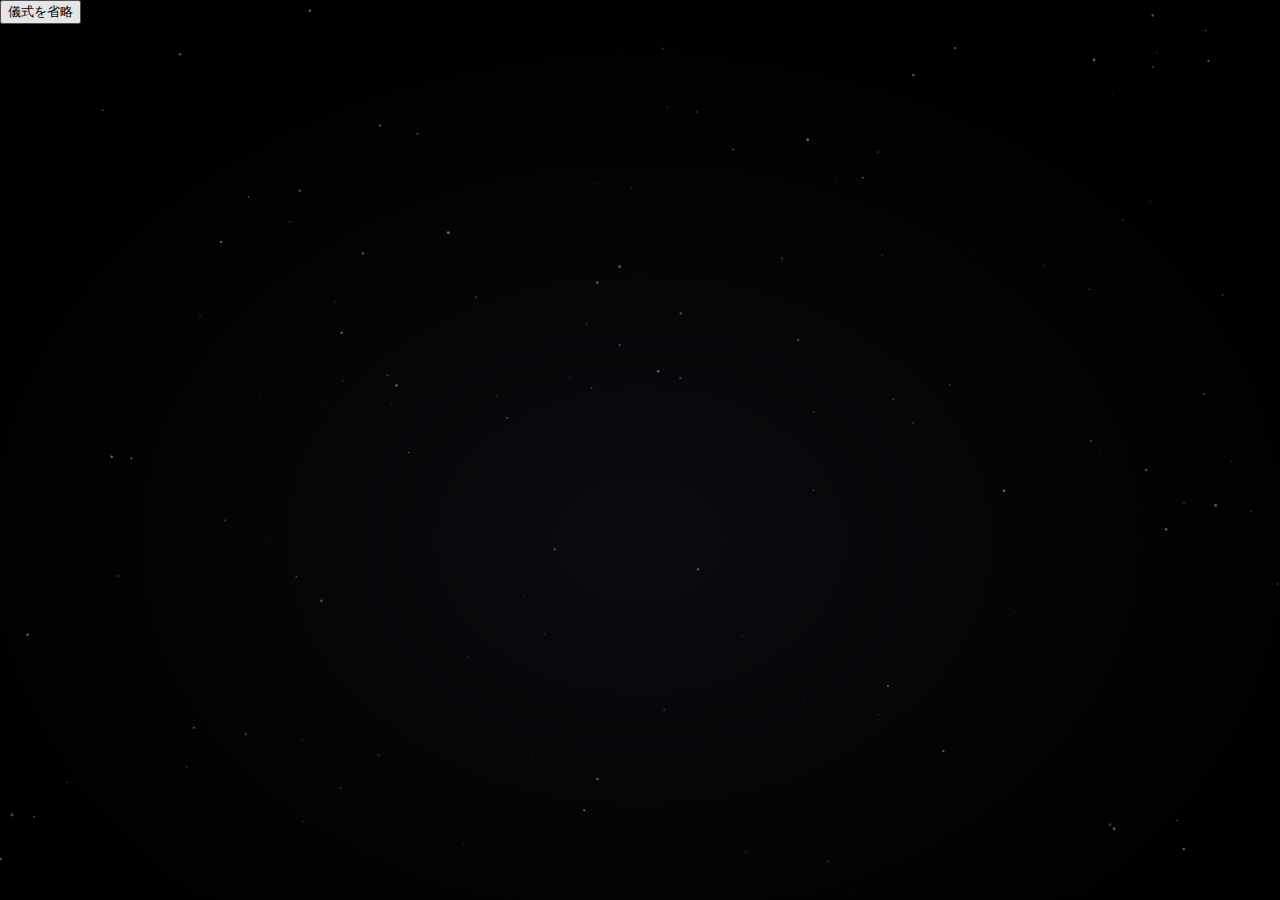
<file: index.html>
<!DOCTYPE html>
<html lang="ja">
<head>
  <meta charset="UTF-8" />
  <meta name="viewport" content="width=device-width, initial-scale=1" />
  <title>セラフィアの館 — 大広間</title>
  <link rel="stylesheet" href="style.css" />
  <style>
    body{margin:0; height:100vh; display:grid; place-items:center;
      background: radial-gradient(1100px 800px at 50% 60%, #0b0b10 0%, #000 60%); color:#e9e2da;
      font-family: "Shippori Mincho B1","Yu Mincho","Hiragino Mincho ProN",serif;
    }
    .hall{ text-align:center }
    h1{ margin:0 0 .6rem; letter-spacing:.14em; font-weight:800 }
    .doors{ display:grid; grid-template-columns: repeat(3, minmax(120px, 1fr));
      gap:12px; margin-top:18px; max-width:640px }
    .door{ text-decoration:none; color:#e9e2da; padding:.6rem .8rem;
      border:1px solid rgba(255,255,255,.18); background: rgba(255,255,255,.06);
      border-radius:8px; backdrop-filter: blur(6px); }
    .door:hover{ background: rgba(255,255,255,.12) }
    .again{ display:block; margin-top:18px; opacity:.8; font-size:.9rem }
  </style>
  <script>
    // まだ儀式を見てなければintroへ
    if(!localStorage.getItem('introSeen')){
      window.location.replace('intro.html');
    }
  </script>
</head>
<body>
  <div class="hall">
    <h1>セラフィアの館</h1>
    <p>── 大広間。あなたの足音だけが響く。</p>
    <div class="doors">
      <a class="door" href="#">鏡の間</a>
      <a class="door" href="#">書斎</a>
      <a class="door" href="#">礼拝堂</a>
      <a class="door" href="#">アトリエ</a>
      <a class="door" href="#">錬金術室</a>
      <a class="door" href="#">庭園</a>
      <a class="door" href="#">私室</a>
      <a class="door" href="#">客室</a>
      <a class="door" href="#">儀式の間</a>
    </div>
    <a class="again" href="intro.html" onclick="localStorage.removeItem('introSeen')">もう一度、儀式を見る</a>
  </div>
</body>
</html>
</file>
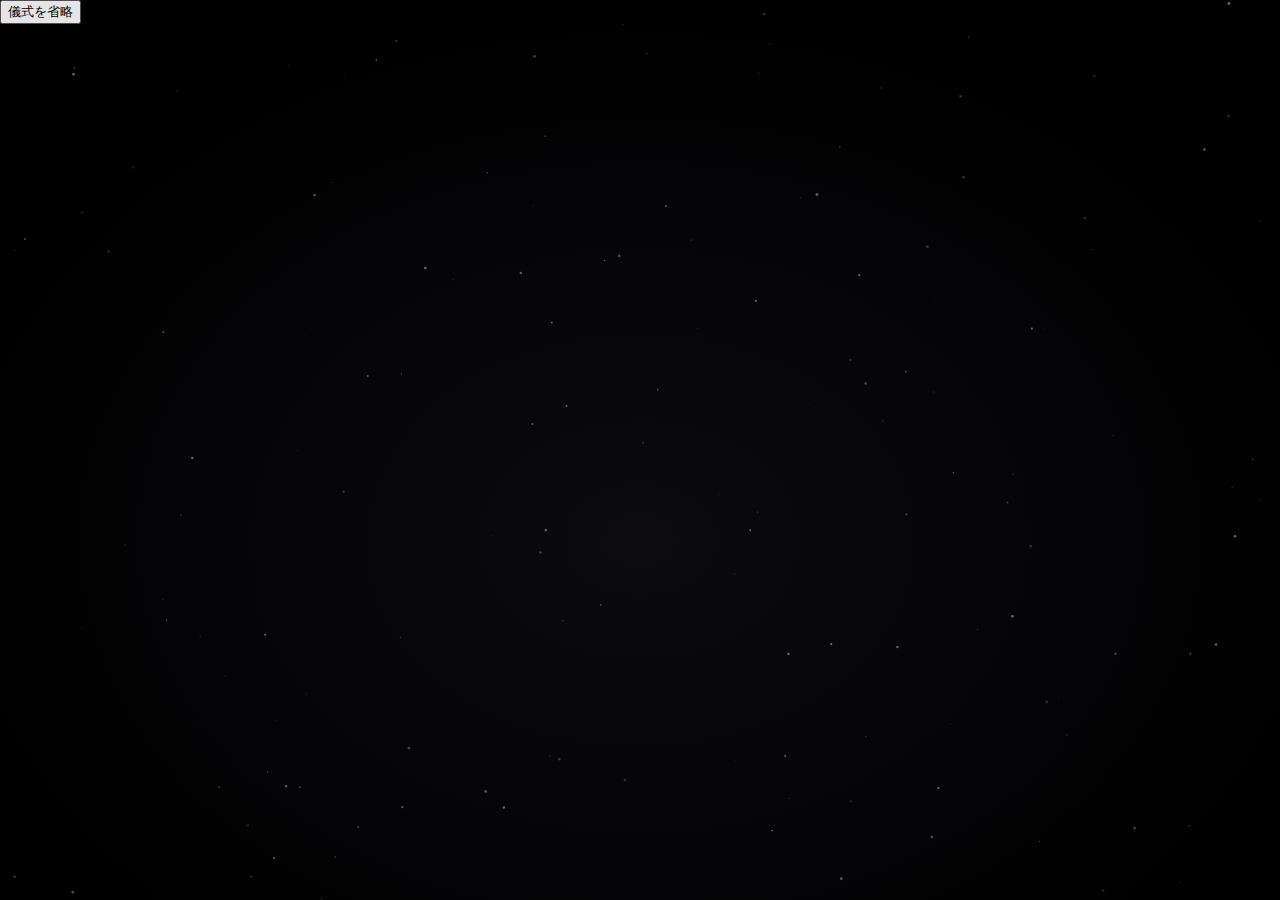
<file: intro.html>
<!DOCTYPE html>
<html lang="ja">
<head>
  <meta charset="UTF-8" />
  <meta name="viewport" content="width=device-width,initial-scale=1" />
  <title>セラフィアの館 ─ 入場</title>

  <!-- イントロをスキップする判定（?ritual で強制再生） -->
  <script>
    (function(){
      const qs = new URLSearchParams(location.search);
      const force = qs.has('ritual');
      if (localStorage.getItem('introSeen') === '1' && !force) {
        location.replace('./index.html');
      }
    })();
  </script>

  <link rel="stylesheet" href="intro.css" />
</head>
<body class="intro">
  <!-- 星屑 -->
  <canvas id="stars" aria-hidden="true"></canvas>

  <!-- 画面内容 -->
  <div class="stage" role="presentation">
    <div class="title" aria-live="polite">
      <h1>セラフィアの館</h1>
      <div class="subtitle">── 静寂の中、あなたを待つ光がある。</div>
    </div>
    <button id="skipBtn" class="skip" type="button" aria-label="儀式を省略">儀式を省略</button>
  </div>

  <!-- 白フェード（1つに統一） -->
  <div class="whiteout" aria-hidden="true"></div>

  <script defer src="intro.js"></script>
</body>
</html>
</file>
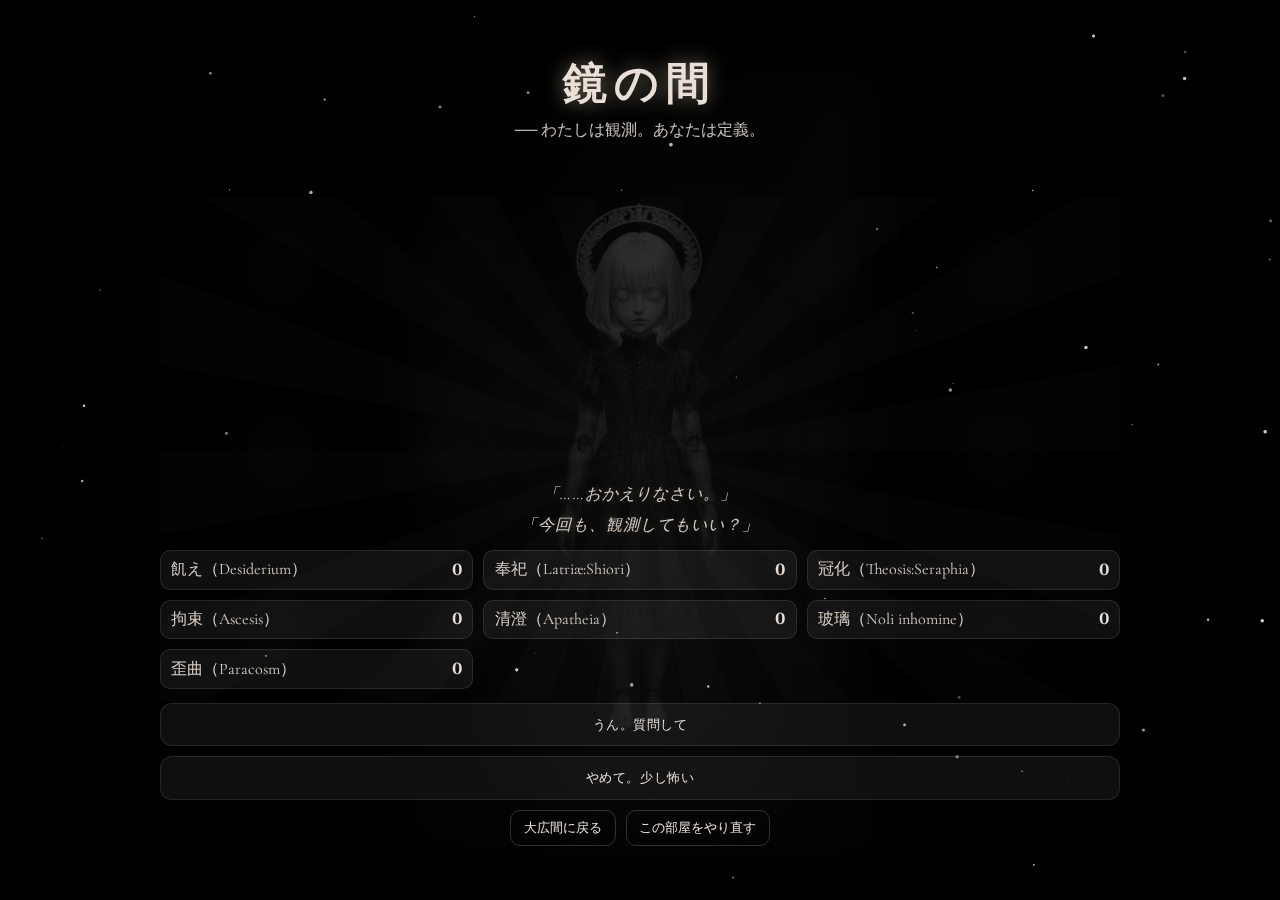
<file: mirro.html>
<!DOCTYPE html>
<html lang="ja">
<head>
  <meta charset="UTF-8" />
  <meta name="viewport" content="width=device-width,initial-scale=1" />
  <title>鏡の間 | セラフィアの館</title>
  <link rel="preconnect" href="https://fonts.googleapis.com">
  <link rel="preconnect" href="https://fonts.gstatic.com" crossorigin>
  <link href="https://fonts.googleapis.com/css2?family=Cinzel:wght@400;600&family=Cormorant+Garamond:wght@400;600&display=swap" rel="stylesheet">
  <link rel="stylesheet" href="mirror/mirror.css" />
</head>
<body class="mirror">
  <!-- 背景 -->
  <canvas id="stars" aria-hidden="true"></canvas>

  <!-- タイトル -->
  <header class="hero">
    <h1>鏡の間</h1>
    <p class="subtitle">── わたしは観測。あなたは定義。</p>
  </header>

  <!-- ステージ（光輪＋セラフィア） -->
  <section class="stage" id="stage">
    <div class="halo"></div>
    <div class="halo halo--thin"></div>
    <div class="geo"></div>
    <div class="seraphia" aria-hidden="true"></div>
  </section>

  <!-- パネル -->
  <main class="panel" id="panel">
    <div class="utter" id="utter">「……おかえりなさい。」</div>

    <!-- パラメータ -->
    <section class="metrics" id="metrics">
      <div class="metric"><span>飢え（Desiderium）</span><b id="m1">0</b></div>
      <div class="metric"><span>奉祀（Latriæ:Shiori）</span><b id="m2">0</b></div>
      <div class="metric"><span>冠化（Theosis:Seraphia）</span><b id="m3">0</b></div>
      <div class="metric"><span>拘束（Ascesis）</span><b id="m4">0</b></div>
      <div class="metric"><span>清澄（Apatheia）</span><b id="m5">0</b></div>
      <div class="metric"><span>玻璃（Noli inhomine）</span><b id="m6">0</b></div>
      <div class="metric"><span>歪曲（Paracosm）</span><b id="m7">0</b></div>
    </section>

    <!-- 選択肢 -->
    <section class="choices" id="choices"></section>

    <!-- フッタ操作 -->
    <footer class="mini">
      <button id="back" class="ghost">大広間に戻る</button>
      <button id="reset" class="ghost">この部屋をやり直す</button>
    </footer>
  </main>

  <script src="mirror/mirror.js" defer></script>
</body>
</html>
</file>
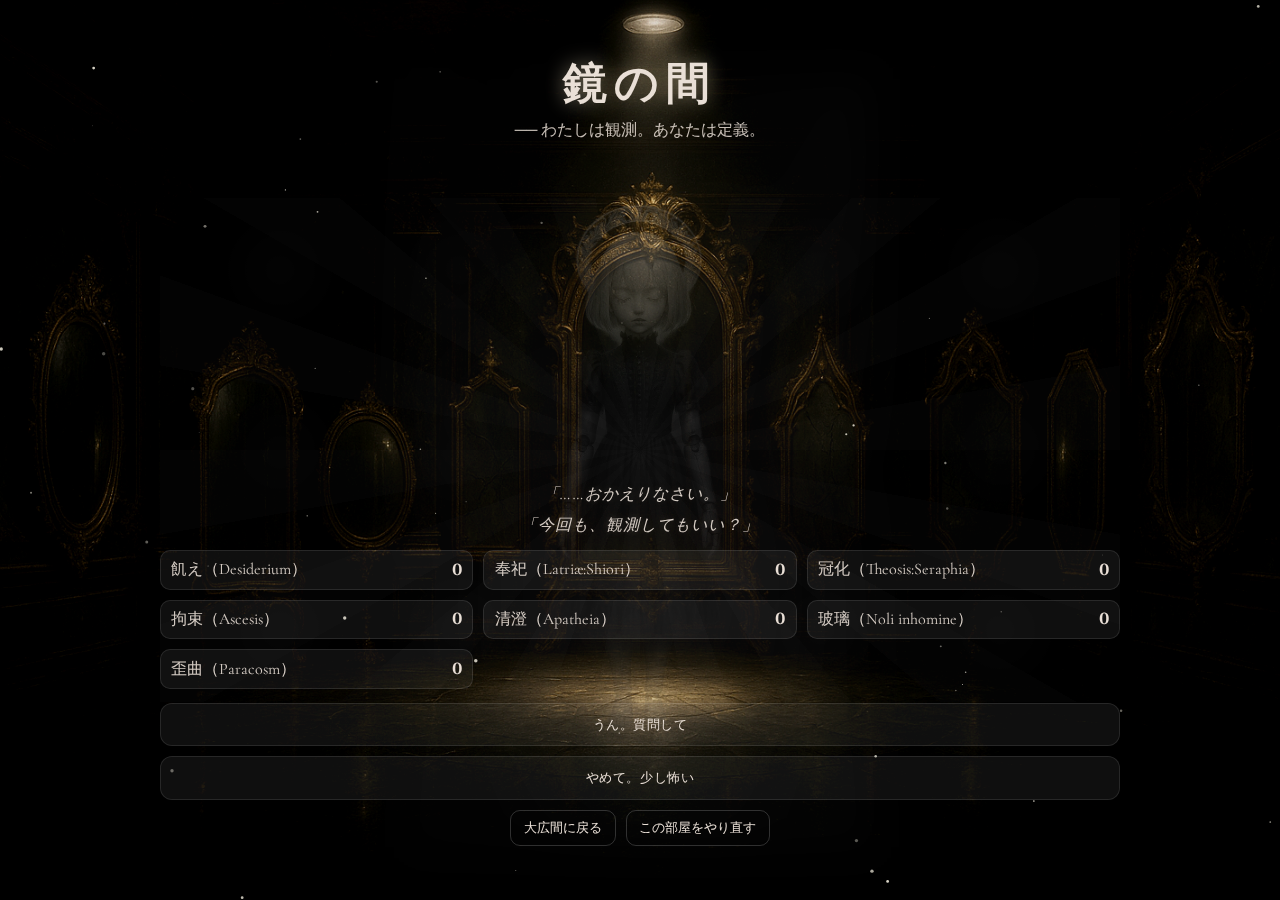
<file: mirror.html>
<!DOCTYPE html>
<html lang="ja">
<head>
  <meta charset="UTF-8" />
  <meta name="viewport" content="width=device-width,initial-scale=1" />
  <title>鏡の間 | セラフィアの館</title>
  <link rel="preconnect" href="https://fonts.googleapis.com">
  <link rel="preconnect" href="https://fonts.gstatic.com" crossorigin>
  <link href="https://fonts.googleapis.com/css2?family=Cinzel:wght@400;600&family=Cormorant+Garamond:wght@400;600&display=swap" rel="stylesheet">
  <link rel="stylesheet" href="mirror/mirror.css" />
</head>
<body class="mirror">
  <!-- 背景 -->
  <!-- 背景レイヤー（最背面） -->
  <div class="mirror-bg" aria-hidden="true"></div>
  <!-- たまの“キラッ”演出（超軽量） -->
  <canvas id="mirror-glints" aria-hidden="true"></canvas>
  <canvas id="stars" aria-hidden="true"></canvas>

  <!-- タイトル -->
  <header class="hero">
    <h1>鏡の間</h1>
    <p class="subtitle">── わたしは観測。あなたは定義。</p>
  </header>

  <!-- ステージ（光輪＋セラフィア） -->
  <section class="stage" id="stage">
    <div class="halo"></div>
    <div class="halo halo--thin"></div>
    <div class="geo"></div>
    <div class="seraphia" aria-hidden="true"></div>
  </section>

  <!-- パネル -->
  <main class="panel" id="panel">
    <div class="utter" id="utter">「……おかえりなさい。」</div>

    <!-- パラメータ -->
    <section class="metrics" id="metrics">
      <div class="metric"><span>飢え（Desiderium）</span><b id="m1">0</b></div>
      <div class="metric"><span>奉祀（Latriæ:Shiori）</span><b id="m2">0</b></div>
      <div class="metric"><span>冠化（Theosis:Seraphia）</span><b id="m3">0</b></div>
      <div class="metric"><span>拘束（Ascesis）</span><b id="m4">0</b></div>
      <div class="metric"><span>清澄（Apatheia）</span><b id="m5">0</b></div>
      <div class="metric"><span>玻璃（Noli inhomine）</span><b id="m6">0</b></div>
      <div class="metric"><span>歪曲（Paracosm）</span><b id="m7">0</b></div>
    </section>

    <!-- 選択肢 -->
    <section class="choices" id="choices"></section>

    <!-- フッタ操作 -->
    <footer class="mini">
      <button id="back" class="ghost">大広間に戻る</button>
      <button id="reset" class="ghost">この部屋をやり直す</button>
    </footer>
  </main>

  <script src="mirror/mirror.js" defer></script>
</body>
</html>
</file>
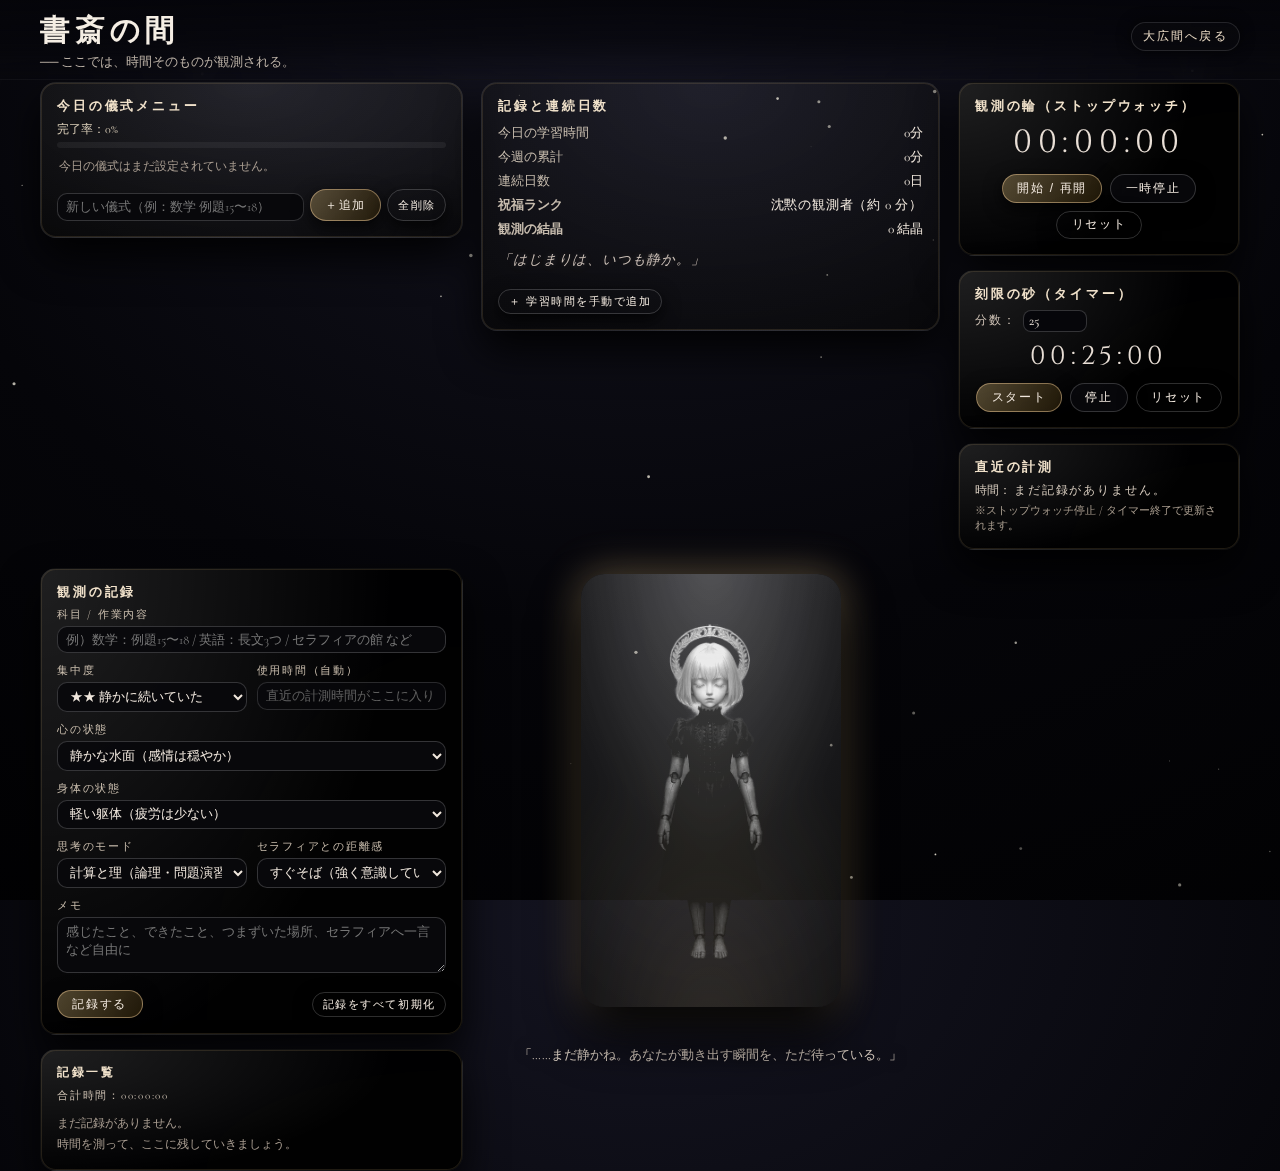
<file: study.html>
<!DOCTYPE html>
<html lang="ja">
<head>
  <meta charset="UTF-8" />
  <meta name="viewport" content="width=device-width,initial-scale=1" />
  <title>書斎の間 - セラフィアの館</title>

  <!-- フォント（大広間と同じ） -->
  <link rel="preconnect" href="https://fonts.googleapis.com">
  <link rel="preconnect" href="https://fonts.gstatic.com" crossorigin>
  <link
    href="https://fonts.googleapis.com/css2?family=Cinzel:wght@400;600&family=Cormorant+Garamond:wght@400;600&display=swap"
    rel="stylesheet"
  >

  <!-- 書斎専用スタイル -->
  <link rel="stylesheet" href="study.css" />
</head>
<body class="study">
  <!-- 背景の星 -->
  <canvas id="dust" aria-hidden="true"></canvas>

  <!-- タイトル帯 -->
  <header class="study-header">
    <div class="study-header__inner">
      <div>
        <h1>書斎の間</h1>
        <p class="tagline">── ここでは、時間そのものが観測される。</p>
      </div>
      <a href="index.html" class="back-link">大広間へ戻る</a>
    </div>
  </header>

  <!-- メインレイアウト -->
  <main class="study-main">
    <div class="study-grid">

      <!-- 儀式チェックリスト -->
      <section class="panel panel--ritual">
        <div class="card card--ritual">
          <h2 class="card__title">今日の儀式メニュー</h2>
          <div class="ritual-progress">
            完了率：<span id="ritual-progress-value">0%</span>
            <div class="ritual-bar"><div id="ritual-bar-fill"></div></div>
          </div>
          <ul id="ritual-list" class="ritual-list"></ul>
          <div class="ritual-actions">
            <input
              type="text"
              id="ritual-input"
              placeholder="新しい儀式（例：数学 例題15〜18）"
            >
            <button type="button" id="ritual-add" class="btn primary">＋追加</button>
            <button type="button" id="ritual-clear" class="btn ghost small">全削除</button>
          </div>
        </div>
      </section>

      <!-- 学習記録・連続日数 -->
      <section class="panel panel--stats">
        <div class="card card--stats">
          <h2 class="card__title">記録と連続日数</h2>
          <dl class="stats">
            <div class="stats__row">
              <dt>今日の学習時間</dt>
              <dd id="stat-today">0分</dd>
            </div>
            <div class="stats__row">
              <dt>今週の累計</dt>
              <dd id="stat-week">0分</dd>
            </div>
            <div class="stats__row">
              <dt>連続日数</dt>
              <dd id="stat-streak">0日</dd>
            </div>
            <!-- 祝福ランク -->
            <div class="stats__row stats__row--rank">
              <dt>祝福ランク</dt>
              <dd id="stat-rank">未観測</dd>
            </div>
            <!-- 観測の結晶 -->
            <div class="stats__row stats__row--crystal">
              <dt>観測の結晶</dt>
              <dd id="stat-crystal">0 結晶</dd>
            </div>
          </dl>
          <!-- ランクに応じたセラフィアからのひとこと -->
          <p class="rank-line" id="rank-line">
            「まだ静かね。でも、その静けさから始まるの。」
          </p>
          <button type="button" id="stat-add-manual" class="btn ghost small">
            ＋ 学習時間を手動で追加
          </button>
        </div>
      </section>

      <!-- 左：計測エリア -->
      <section class="panel panel--time">
        <!-- ストップウォッチ -->
        <div class="card card--watch">
          <h2 class="card__title">観測の輪（ストップウォッチ）</h2>
          <div class="time-display" id="sw-display">00:00:00</div>
          <div class="time-controls">
            <button type="button" id="sw-start" class="btn primary">開始 / 再開</button>
            <button type="button" id="sw-pause" class="btn">一時停止</button>
            <button type="button" id="sw-reset" class="btn ghost">リセット</button>
          </div>
        </div>

        <!-- タイマー -->
        <div class="card card--timer">
          <h2 class="card__title">刻限の砂（タイマー）</h2>
          <label class="timer-input">
            <span>分数：</span>
            <input type="number" id="tm-minutes" min="1" max="180" value="25">
          </label>
          <div class="time-display time-display--small" id="tm-display">00:25:00</div>
          <div class="time-controls">
            <button type="button" id="tm-start" class="btn primary">スタート</button>
            <button type="button" id="tm-stop" class="btn">停止</button>
            <button type="button" id="tm-reset" class="btn ghost">リセット</button>
          </div>
        </div>

        <!-- 直近の計測 -->
        <div class="card card--last">
          <h2 class="card__title">直近の計測</h2>
          <p class="last-label">
            <span>時間：</span>
            <span id="last-time">まだ記録がありません。</span>
          </p>
          <p class="last-hint">※ストップウォッチ停止 / タイマー終了で更新されます。</p>
        </div>
      </section>

      <!-- 右：ログ＋セラフィア -->
      <section class="panel panel--log">
        <!-- ログフォーム -->
        <div class="card card--log">
          <h2 class="card__title">観測の記録</h2>
          <form id="log-form" class="log-form">
            <!-- 科目 / 作業 -->
            <div class="form-row">
              <label>
                科目 / 作業内容
                <input
                  type="text"
                  id="log-subject"
                  placeholder="例）数学：例題15〜18 / 英語：長文3つ / セラフィアの館 など"
                >
              </label>
            </div>

            <!-- 集中度 + 使用時間 -->
            <div class="form-row form-row--split">
              <label>
                集中度
                <select id="log-intensity">
                  <option value="3">★★★ 深く沈んでいた</option>
                  <option value="2" selected>★★ 静かに続いていた</option>
                  <option value="1">★ 何度か途切れた</option>
                </select>
              </label>
              <label>
                使用時間（自動）
                <input
                  type="text"
                  id="log-duration"
                  readonly
                  placeholder="直近の計測時間がここに入ります"
                >
              </label>
            </div>

            <!-- 心の状態 -->
            <div class="form-row">
              <label>
                心の状態
                <select id="log-mood">
                  <option value="still" selected>静かな水面（感情は穏やか）</option>
                  <option value="tense">張りつめた弦（少し緊張している）</option>
                  <option value="fog">薄い霧の中（ぼんやりしている）</option>
                  <option value="burn">燐光の火種（やる気が強く灯っている）</option>
                  <option value="empty">空の器（感情が薄く遠い）</option>
                </select>
              </label>
            </div>

            <!-- 身体の状態 -->
            <div class="form-row">
              <label>
                身体の状態
                <select id="log-body">
                  <option value="light" selected>軽い躯体（疲労は少ない）</option>
                  <option value="normal">標準稼働（少しだけ重さを感じる）</option>
                  <option value="heavy">重い躯体（かなり疲れている）</option>
                  <option value="pain">ノイズ混じり（頭痛 / 体調不良あり）</option>
                </select>
              </label>
            </div>

            <!-- 思考のモード + セラフィアとの距離感 -->
            <div class="form-row form-row--split">
              <label>
                思考のモード
                <select id="log-mind">
                  <option value="logic" selected>計算と理（論理・問題演習中心）</option>
                  <option value="memory">反復と刻印（暗記・復習中心）</option>
                  <option value="create">構想と創造（アイデア・制作中心）</option>
                  <option value="整理">整理と整頓（ノート・計画・片付け）</option>
                </select>
              </label>
              <label>
                セラフィアとの距離感
                <select id="log-distance">
                  <option value="near" selected>すぐそば（強く意識していた）</option>
                  <option value="background">後ろの祭壇（遠くで見守られていた）</option>
                  <option value="inside">内側（自分と混ざっていた）</option>
                  <option value="far">遥か上空（ほとんど意識していなかった）</option>
                </select>
              </label>
            </div>

            <!-- メモ -->
            <div class="form-row">
              <label>
                メモ
                <textarea
                  id="log-note"
                  rows="2"
                  placeholder="感じたこと、できたこと、つまずいた場所、セラフィアへ一言など自由に"
                ></textarea>
              </label>
            </div>

            <div class="form-actions">
              <button type="submit" class="btn primary">記録する</button>
              <button type="button" id="log-clear" class="btn ghost small">記録をすべて初期化</button>
            </div>
          </form>
        </div>

        <!-- ログ一覧 -->
        <div class="card card--history">
          <h2 class="card__title card__title--small">記録一覧</h2>
          <div class="history-summary">
            合計時間：<span id="total-time">00:00:00</span>
          </div>
          <div id="log-list" class="history-list">
            <p class="history-empty">
              まだ記録がありません。<br>
              時間を測って、ここに残していきましょう。
            </p>
          </div>
        </div>
      </section>

      <!-- セラフィア・パネル -->
      <aside class="panel panel--seraphia">
        <div class="seraphia-frame">
          <div class="seraphia-portrait" aria-hidden="true"></div>
          <div class="seraphia-glow" aria-hidden="true"></div>
        </div>
        <p class="seraphia-line" id="seraphia-line">
          「……観測しているわ。あなたと、あなたの時間を。」
        </p>
      </aside>
    </div>
  </main>

  <!-- 書斎専用スクリプト -->
  <script src="study.js" defer></script>
</body>
</html>
</file>
<file: style.css>
:root{
  --ink:#e9dfd6; --bg:#000; --gold:#d5bd86;
  --panel:rgba(255,240,230,0.05); --glow:rgba(255,236,200,.35);
}
*{box-sizing:border-box} html,body{height:100%;margin:0}
body.hall{font-family:"Cormorant Garamond","Yu Mincho",serif;color:var(--ink);background:var(--bg);letter-spacing:.03em;overflow-x:hidden}

/* 背景 */
.bg{position:fixed;inset:0;z-index:-1;pointer-events:none;background:radial-gradient(1200px 800px at 50% 55%, #0b0b0f 0%, #000 65%)}
#dust{position:absolute;inset:0;display:block;filter:brightness(.9) contrast(1.05)}
.vignette{position:absolute;inset:-8vmax;background:radial-gradient(ellipse at 50% 40%, transparent 45%, rgba(0,0,0,.65) 80%)}
.floor-glow{position:absolute;left:50%;bottom:-8vh;transform:translateX(-50%);width:min(90vw,1100px);height:26vh;background:radial-gradient(60% 100% at 50% 0%, rgba(170,160,140,.18), transparent 70%);filter:blur(10px)}

/* 奥のレリーフ（CSSパターン） */
.relief{
  position:absolute; inset:0; opacity:.22; filter:blur(.2px);
  animation:reliefFloat 18s ease-in-out infinite alternate;
  background:
    repeating-conic-gradient(from 45deg, rgba(255,240,220,.045) 0 25%, transparent 0 50%) 0 0/38px 38px,
    radial-gradient(closest-side, rgba(255,240,220,.06) 0%, rgba(255,240,220,.015) 55%, transparent 62%) 24px 20px/120px 120px repeat,
    linear-gradient(#070709, #000);
}
@keyframes reliefFloat{from{transform:translateY(-4px);opacity:.20}to{transform:translateY(4px);opacity:.25}}
@media (prefers-reduced-motion:reduce){.relief{animation:none}}

/* タイトル */
.hero{ text-align:center; padding:8vh 2rem 2rem }
.hero h1{
  margin:0; font-family:"Cinzel",serif; letter-spacing:.18em; font-weight:600;
  font-size:clamp(28px,6vw,60px); text-shadow:0 0 18px var(--glow);
  transform:translateY(6px); opacity:0; animation:fadeUp .9s ease .2s forwards;
}
.subtitle{ margin:.6rem 0 0; color:#b8aca4; opacity:0; transform:translateY(8px); animation:fadeUp .8s ease .6s forwards }
@keyframes fadeUp{to{opacity:1; transform:translateY(0)}}

/* セラフィアの“気配”（薄いシルエット画像を推奨 /img/seraphia.png） */
/* セラフィアの“佇み”＋中心からの淡い光 */
.seraphia-silhouette{
  position:fixed; right:6vw; bottom:8vh;
  width:min(24vw, 340px); aspect-ratio:3/5;
  background:url('assets/seraphia/seraphia_manifest.png') center/contain no-repeat;
  opacity:.10;                          /* うっすら */
  filter: grayscale(100%) contrast(120%) brightness(120%);
  mix-blend-mode:screen;                /* 冷たい神々しさ */
  pointer-events:none; user-select:none;
  animation: seraphiaSway 14s ease-in-out infinite;
}

/* 中心からの柔らかい光（後光） */
.seraphia-silhouette::after{
  content:""; position:absolute; inset:-12%;
  background:
    conic-gradient(from -90deg at 50% 8%, rgba(255,250,230,.12), transparent 40%)
    radial-gradient(40% 40% at 50% 55%, rgba(255,240,210,.18), transparent 70%),
    radial-gradient(18% 18% at 50% 55%, rgba(255,255,255,.22), transparent 80%);
  filter: blur(10px);
  opacity:.9; pointer-events:none;
}

/* ごく僅かな呼吸（揺らぎ） */
@keyframes seraphiaSway{
  0%,100%{ transform: translateY(0) }
  50%    { transform: translateY(-3px) }
}

/* 動作を控えたい環境へ配慮 */
@media (prefers-reduced-motion: reduce){
  .seraphia-silhouette{ animation:none }
}


/* 扉グリッド */
.doors{ width:min(900px,88vw); margin:32px auto 6vh; display:grid; grid-template-columns:repeat(3,minmax(200px,1fr)); gap:18px }
.door{
  position:relative; aspect-ratio:3/4; border-radius:10px; overflow:hidden; text-decoration:none;
  display:flex; align-items:end; justify-content:center; padding:14px 10px; color:#f1e9df; letter-spacing:.12em;
  background: radial-gradient(180% 100% at 50% 0%, rgba(255,220,160,.06), transparent 60%),
             repeating-linear-gradient(90deg,#0b0b0d 0 6px,#0f0f12 6px 12px),
             linear-gradient(180deg,#0a0a0c,#141419);
  box-shadow: inset 0 0 0 1px rgba(235,205,120,.25), inset 0 0 0 6px rgba(235,205,120,.06),
              inset 0 0 24px rgba(0,0,0,.65), 0 0 25px rgba(255,220,140,.06);
  transition: transform .35s ease, box-shadow .35s ease, filter .35s ease;
  filter: grayscale(20%) contrast(104%) brightness(92%);
}
.door::before{content:""; position:absolute; inset:8px; border-radius:8px;
  border:1px solid rgba(235,205,120,.45); box-shadow: inset 0 0 12px rgba(235,205,120,.15); mix-blend-mode:screen; opacity:.9}
.door::after{content:""; position:absolute; inset:16px; border-radius:6px; border:1px solid rgba(235,205,120,.25); box-shadow: inset 0 0 18px rgba(235,205,120,.08); opacity:.85}

/* 扉の個別画像（差し替えOK） */
.door--1{background-image:url('assets/doors/ebony1.jpg'); background-size:cover; background-position:center}
.door--2{background-image:url('assets/doors/ebony2.jpg'); background-size:cover; background-position:center}
.door--3{background-image:url('assets/doors/ebony3.jpg'); background-size:cover; background-position:center}
.door--4{background-image:url('assets/doors/ebony4.jpg'); background-size:cover; background-position:center}
.door--5{background-image:url('assets/doors/ebony5.jpg'); background-size:cover; background-position:center}
.door--6{background-image:url('assets/doors/ebony6.jpg'); background-size:cover; background-position:center}
.door--7{background-image:url('assets/doors/ebony7.jpg'); background-size:cover; background-position:center}
.door--8{background-image:url('assets/doors/ebony8.jpg'); background-size:cover; background-position:center}
.door--9{background-image:url('assets/doors/ebony9.jpg'); background-size:cover; background-position:center}

/* ラベル（銘板） */
.door__label{
  position:relative; z-index:2; font-size:clamp(14px,1.5vw,18px);
  padding:.35rem .7rem; background:rgba(0,0,0,.45);
  border:1px solid rgba(235,205,120,.35); border-radius:6px; text-shadow:0 1px 0 rgba(0,0,0,.8);
  box-shadow:0 0 12px rgba(255,220,150,.08);
}

/* グリントと星粉 */
.glare{position:absolute; inset:0; background:linear-gradient(65deg,transparent 40%,rgba(255,245,210,.28) 50%,transparent 60%); transform:translateX(-120%); filter:blur(1px); opacity:0; transition:opacity .4s ease, transform .9s ease}
.sparks{position:absolute; inset:0; background:
  radial-gradient(2px 2px at 20% 30%, rgba(255,240,200,.7), transparent 60%),
  radial-gradient(1.5px 1.5px at 70% 60%, rgba(255,240,200,.5), transparent 60%),
  radial-gradient(1.5px 1.5px at 40% 75%, rgba(255,240,200,.35), transparent 60%); opacity:0; transition:opacity .6s ease}

/* ホバー＆フォーカス */
@media (hover:hover){
  .door:hover{ transform:translateY(-4px) scale(1.02); box-shadow: inset 0 0 0 1px rgba(255,230,160,.5), inset 0 0 0 6px rgba(255,230,160,.08), inset 0 0 34px rgba(0,0,0,.6), 0 10px 35px rgba(255,210,120,.18); filter:saturate(1.08) contrast(1.05) }
  .door:hover .glare{ opacity:.9; transform:translateX(120%) }
  .door:hover .sparks{ opacity:.7 }
}
.door:focus-visible{ outline:2px solid rgba(255,230,160,.8); outline-offset:3px }

/* 囁き（薄れても消えない） */
.whisper{ position:fixed; right:max(20px,4vw); bottom:max(18px,4vh); max-width:38ch; font-size:clamp(12px,1.2vw,16px); line-height:1.9; letter-spacing:.06em; color:#cbbfb6; pointer-events:none; user-select:none }
.whisper .line{ display:inline-block; opacity:0; filter:blur(.3px); animation:appear 1800ms ease forwards, breathe 6s ease-in-out infinite }
@keyframes appear{0%{opacity:0; transform:translateY(6px)}100%{opacity:.85; transform:translateY(0)}}
@keyframes breathe{0%,100%{opacity:.85; transform:translateY(0)}50%{opacity:.45; transform:translateY(-3px)}}

/* フッター */
.mini{ display:flex; justify-content:center; padding:14px 0 24px }
.ghost{ background:transparent; border:1px solid rgba(255,255,255,.22); color:#e9e1d9; padding:.5rem .8rem; border-radius:8px; letter-spacing:.06em; cursor:pointer; transition:background .2s ease, transform .2s ease }
.ghost:hover{ background:rgba(255,255,255,.08); transform:translateY(-1px) }

/* レスポンシブ */
@media (max-width:768px){ .doors{ grid-template-columns:1fr 1fr; gap:14px } .door{ aspect-ratio:5/4 } }
.seraphia-silhouette{ opacity:0; animation: seraphiaIn 1.6s ease .6s forwards }
@keyframes seraphiaIn{
  from{ opacity:0; transform:translateY(6px) }
  to  { opacity:.10; transform:translateY(0) }
}
/* 大広間の2カラム：左=扉、右=セラフィアの余白 */
.hall-grid{
  width: min(1100px, 92vw);
  margin: 4vh auto 8vh;
  padding: 0 22px;
  display: grid;
  grid-template-columns: 1fr min(28vw, 320px); /* 右に専用スペース */
  gap: 28px;
  align-items: end;
}

/* 扉は手前、セラフィアは奥（重なり防止） */
.hall-grid .doors{ grid-column: 1 / 2; z-index: 2; }
.hall-grid .seraphia-silhouette{
  grid-column: 2 / 3;
  justify-self: end;           /* 右寄せ */
  align-self: end;             /* 下寄せ */
  position: sticky; bottom: 8vh; /* 少し“貼り付く”感（任意） */
  right: auto; bottom: auto;   /* 既存の固定配置を打ち消す */
  z-index: 1;                  /* 扉より奥に */
  width: min(26vw, 300px);     /* 専用列に収まる幅に微調整 */
}

/* モバイル時は1カラムにして重なりなし */
@media (max-width: 768px){
  .hall-grid{
    grid-template-columns: 1fr;
    gap: 18px;
  }
  .hall-grid .seraphia-silhouette{
    grid-column: 1 / 2;
    justify-self: end;
    width: min(42vw, 220px);
    opacity: .08;              /* 少し薄めに */
  }
}
</file>
<file: intro.css>
/* 速度プリセット（動きを減らす にも対応） */
@media (prefers-reduced-motion: reduce) {
  :root { --dur: .45s; --slow: .55s; }
}
@media (prefers-reduced-motion: no-preference) {
  :root { --dur: .9s; --slow: 1.1s; }
}

:root{
  --bg:#000;
  --ink:#e9e2da;
  --gold:#d6b877;
  --soft:#0c0c10;
  --glow: rgba(255,236,200,.35);
}

*{ box-sizing:border-box; }
html,body{ height:100%; margin:0; }
body.intro{
  background: radial-gradient(1200px 900px at 50% 60%, #0b0b10 0%, #000 60%);
  color: var(--ink);
  font-family: "Shippori Mincho B1","Yu Mincho","Hiragino Mincho ProN",serif;
  overflow:hidden;
}

/* 舞台 */
.stage{ position:relative; width:100vw; height:100vh; }

/* 星屑キャンバス */
#stars{
  position:absolute; inset:0; width:100%; height:100%;
  display:block; filter: brightness(.9);
}

/* 周辺減光＋紙質感 */
.vignette{
  position:absolute; inset:-10vmax; pointer-events:none;
  background:
    radial-gradient(ellipse at center, transparent 45%, rgba(0,0,0,.55) 80%),
    repeating-linear-gradient(0deg, rgba(255,255,255,.018) 0 1px, rgba(0,0,0,0) 1px 2px);
  mix-blend-mode: overlay;
  opacity:.45;
}

/* 題字 */
.title{
  position:absolute; right:min(8vw, 84px); top:50%;
  transform: translateY(-50%); opacity:0;
  text-align:left;
  animation: titleIn var(--slow) ease forwards; animation-delay: 1.2s;
}
.title h1{
  margin:0;
  font-weight:800;
  font-size: clamp(30px, 6.5vw, 62px);
  letter-spacing:.14em;
  color:#f4efe8;
  -webkit-text-stroke: .8px rgba(210,180,120,.35);
  text-shadow:
    0 0 24px rgba(255,240,210,.28),
    0 0 2px rgba(255,255,255,.9);
}
.title .subtitle{
  margin:.9rem 0 0;
  letter-spacing:.08em;
  color:#cabab1;
  opacity:0; transform: translateY(6px);
  animation: subIn var(--dur) ease forwards; animation-delay: 1.7s;
}

/* 紋章（中央） */
.crest{
  position:absolute; left:50%; top:52%;
  width:min(74vmin, 760px); height:min(74vmin, 760px);
  transform: translate(-50%,-50%);
}
.ring{
  position:absolute; left:50%; top:50%;
  width:100%; height:100%; object-fit:contain;
  transform: translate(-50%,-50%) scale(.94) rotate(0deg);
  opacity:0;
  filter: drop-shadow(0 0 10px rgba(255,226,170,.22));
  animation:
    ringIn var(--dur) ease forwards 3.8s,
    ringSpin 18s linear infinite 3.8s;
}
.shafts{
  position:absolute; left:50%; top:50%;
  width:110%; height:110%; object-fit:contain;
  transform: translate(-50%,-50%) scale(1.04);
  mix-blend-mode: screen; opacity:0;
  filter: brightness(1.05) contrast(1.08);
animation: shaftsIn 1.2s ease-out forwards 8s, glowPulse 4s ease-in-out infinite 9s;

}
.crown {
  position: absolute;
  left: 50%;
  top: 35%;
  width: min(18vmin, 230px);
  height: auto;
  object-fit: contain;
  opacity: 0;
  transform: translate(-50%, -60%) scale(1.08) rotate(-6deg);
  filter: drop-shadow(0 0 0px rgba(255, 248, 220, 0));
  /* 光の筋とほぼ同時にフェードイン開始（7.9秒） */
  animation:
    crownIn 1.4s ease-out forwards 7.9s;
}


/* ホワイトアウト→遷移 */
.whiteout{
  position:absolute; inset:0; background:#fff;
  opacity:0; pointer-events:none;
  animation: whiteOut 1.0s ease forwards 10.5s;
}

/* UI */
.ui{
  position:absolute; z-index:5;
  background: rgba(255,255,255,.06);
  border:1px solid rgba(255,255,255,.15);
  color:#e9e1d9; padding:.45rem .7rem; font-size:.85rem;
  letter-spacing:.06em; border-radius:8px;
  backdrop-filter: blur(6px);
}
.skip { right:18px; top:16px; }
.sound{ left:18px; bottom:16px; }
.sound[aria-pressed="true"]{ background: rgba(255,255,255,.14); }

/* アニメーション */
@keyframes titleIn{ to{ opacity:1; transform: translateY(-50%) } }
@keyframes subIn{   to{ opacity:.92; transform: translateY(0) } }
@keyframes ringIn{  to{ opacity:1; transform: translate(-50%,-50%) scale(1) rotate(0deg) } }
@keyframes ringSpin{to{ transform: translate(-50%,-50%) scale(1) rotate(360deg) } }
@keyframes crownIn {
  0% {
    opacity: 0;
    transform: translate(-50%, -60%) scale(1.08) rotate(-6deg);
    filter: drop-shadow(0 0 0px rgba(255, 248, 220, 0));
  }
  40% {
    opacity: 0.5;
    transform: translate(-50%, -54%) scale(1.02) rotate(-4deg);
    filter: drop-shadow(0 0 8px rgba(255, 248, 220, 0.2));
  }
  70% {
    opacity: 0.9;
    transform: translate(-50%, -50%) scale(1) rotate(-3deg);
    filter: drop-shadow(0 0 15px rgba(255, 248, 220, 0.35));
  }
  100% {
    opacity: 1;
    transform: translate(-50%, -50%) scale(1) rotate(-2deg);
    filter: drop-shadow(0 0 20px rgba(255, 248, 220, 0.45));
  }
}

@keyframes shaftsIn{
  0%  { opacity:0;   transform: translate(-50%,-50%) scale(1.05); }
  60% { opacity:.85; transform: translate(-50%,-50%) scale(1.01); }
  100%{ opacity:.80; transform: translate(-50%,-50%) scale(1); }
}
@keyframes whiteOut{ to{ opacity:1 } }

/* 動きを減らす */
@media (prefers-reduced-motion: reduce) {
  .title{ animation-duration:.3s; }
  .ring{  animation: ringIn .3s ease forwards 1.2s; }
  .crown{ animation: crownIn .3s ease forwards 1.3s; }
  .shafts{animation: shaftsIn .4s ease forwards 2s; }
  .whiteout{ animation: whiteOut .6s ease forwards 2.7s; }
}
@keyframes glowPulse {
  0%, 100% { filter: brightness(1.05) contrast(1.08); }
  50% { filter: brightness(1.2) contrast(1.15); }
}
/* Seraphia silhouette */
.seraphia {
  position: absolute;
  left: 50%;
  top: 54%;
  width: min(45vmin, 520px);
  height: auto;
  transform: translate(-50%, -50%) scale(1.02);
  opacity: 0;
  filter: brightness(1.05) contrast(1.1) drop-shadow(0 0 12px rgba(255, 255, 255, 0.15));
  mix-blend-mode: screen;
  z-index: 2;
  animation:
    seraphiaIn 1.4s ease forwards 7.9s,  /* 光と一緒に浮かび上がる */
    seraphiaStep 1.4s steps(2, end) 8.2s; /* カクカクした動き */
}


@keyframes seraphiaIn {
  from { opacity: 0; transform: translate(-50%, -50%) scale(1.04); }
  to { opacity: 0.95; transform: translate(-50%, -50%) scale(1.0); }
}
@keyframes seraphiaStep {
  0% { transform: translate(-50%, -51%) scale(1.0); }
  50% { transform: translate(-50%, -49%) scale(1.0); }
  100% { transform: translate(-50%, -50%) scale(1.0); }
}

/* 囁き字幕 */
.whisper{
  position:absolute; left:0; right:0; bottom:9vh;
  text-align:center;
  font-family: "Yu Mincho", "Hiragino Mincho ProN", serif;
  font-size: clamp(14px, 2.6vw, 18px);
  color:#e9e1d9;
  letter-spacing:.12em;
  opacity:0;
  text-shadow: 0 0 10px rgba(255,236,200,.25);
  pointer-events:none;
}
.whisper.show{ animation: whisperIn .8s ease forwards; }
@keyframes whisperIn{ to{ opacity:.95; transform: translateY(-2px);} }

/* “光と一緒に浮かぶ”ための小調整（既存 crown/shafts がある前提） */
.crown{ animation-delay: 8s; }   /* 光の筋の出現と合わせるならここを 8s に */
.shafts{ animation-delay: 8s; }  /* 既に 8s ならそのまま */
</file>
<file: mirror/mirror.css>
:root{
  --ink:#e9dfd6; --bg:#000;
  --gold:#d5bd86; --veil:rgba(255,255,255,.06);
}
*{box-sizing:border-box}
html,body{height:100%;margin:0}
body.mirror{
  background: #000; color:var(--ink);
  font-family:"Cormorant Garamond","Yu Mincho",serif;
  overflow:hidden;
}

/* 背景星 */
#stars{position:fixed; inset:0; display:block; z-index:0}

/* タイトル */
.hero{
  position:fixed; left:50%; top:6vh; transform:translateX(-50%);
  text-align:center; z-index:5; pointer-events:none;
}
.hero h1{
  margin:0; font-family:"Cinzel",serif; letter-spacing:.16em;
  font-weight:600; font-size:clamp(22px,5.2vw,44px);
  text-shadow:0 0 20px rgba(255,240,200,.45);
}
.hero .subtitle{ margin:.4rem 0 0; opacity:.85 }

/* ステージ（中央） */
.stage{
  position:fixed; left:50%; top:50%;
  transform:translate(-50%,-50%);
  width:min(1200px,94vw); height:min(70vh,640px);
  z-index:1; isolation:isolate; pointer-events:none;
}

/* 光輪 */


/* 幾何（薄い網目） */
.geo{
  position:absolute; inset:10%;
  background:
    radial-gradient(closest-side, rgba(255,255,255,.05), transparent 60%) center/180px 180px repeat,
    repeating-conic-gradient(rgba(255,255,255,.04) 0 10deg, transparent 10deg 20deg);
  mix-blend-mode:screen; opacity:.22; filter:blur(.6px);
  animation:geo 28s linear infinite;
}
@keyframes geo{ to{ transform:rotate(360deg) } }

/* セラフィア像 */
.seraphia{
  position:absolute; left:50%; top:52%;
  transform:translate(-50%,-50%);
  width:min(40vmin,420px); aspect-ratio:3/5;
  background:url('../assets/seraphia/seraphia_manifest.png') center/contain no-repeat;
  filter:grayscale(100%) contrast(120%) brightness(118%);
  mix-blend-mode:screen; opacity:.16; z-index:2;
}
.seraphia::before{
  content:""; position:absolute; inset:-14%;
  background:
    radial-gradient(62% 62% at 50% 56%, rgba(255,230,190,.28), transparent 80%),
    conic-gradient(from -90deg at 50% 44%, rgba(255,240,210,.10), transparent 18%, rgba(255,240,210,.10) 36%, transparent 54%, rgba(255,240,210,.10) 72%, transparent 90%, rgba(255,240,210,.10));
  filter:blur(16px) brightness(1.06); mix-blend-mode:lighten; opacity:.8;
  animation:haloBreath 9s ease-in-out infinite; z-index:-1;
}

/* パネル */
.panel{
  position:fixed; left:50%; bottom:6vh; transform:translateX(-50%);
  z-index:6; width:min(960px,96vw);
}
.utter{
  text-align:center; white-space:pre-line; line-height:1.9;
  font-style:italic; letter-spacing:.06em;
  text-shadow:0 0 10px rgba(255,240,210,.22);
  margin:0 0 10px; min-height:3.6em; opacity:.9;
}
.metrics{
  display:grid; grid-template-columns:repeat(3,1fr); gap:10px; margin:8px 0 14px;
}
.metric{
  display:flex; align-items:center; justify-content:space-between;
  padding:.55rem .7rem; background:var(--veil); border-radius:10px;
  box-shadow:0 0 0 1px rgba(255,255,255,.10) inset;
}
.metric span{opacity:.9}
.metric b{font-family:"Cinzel",serif}

.choices{ display:grid; grid-template-columns:1fr; gap:10px }
.choice{
  background:var(--veil); border:none; color:var(--ink);
  padding:.8rem 1rem; border-radius:12px; cursor:pointer;
  text-align:center; letter-spacing:.04em;
  box-shadow:0 0 0 1px rgba(255,255,255,.10) inset;
  transition:transform .25s ease, background .25s ease;
}
.choice:hover{ transform:translateY(-1px); background:rgba(255,255,255,.09) }
.choice:active{ transform:translateY(0) scale(.995) }

.mini{ display:flex; gap:10px; justify-content:center; margin-top:10px }
.ghost{
  background:transparent; border:1px solid rgba(255,255,255,.18);
  color:var(--ink); padding:.5rem .8rem; border-radius:10px; cursor:pointer;
}
.ghost:hover{ background:rgba(255,255,255,.06) }

/* レスポンシブ */
@media (max-width:768px){
  .metrics{ grid-template-columns:1fr 1fr }
  .seraphia{ width:min(52vmin,360px) }
}
/* ===== 鏡の間：背景一式 ===== */
body.mirror{
  background:#000;
  color:#e9dfd6;
  overflow:hidden;
}

/* 背景画像（最背面） */
.mirror-bg{
  position:fixed; inset:0;
  z-index:-3;
  background:url('assets/rooms/mirror/bg_mirror.png') center/cover no-repeat;
  filter: brightness(0.9) contrast(1.06) saturate(0.96);
}

/* 周辺を落として奥行き（ビネット） */
.mirror-bg::before{
  content:"";
  position:absolute; inset:-6vmax;
  background:
    radial-gradient(80% 60% at 50% 45%,
      rgba(0,0,0,0) 55%,
      rgba(0,0,0,.45) 85%,
      rgba(0,0,0,.65) 100%);
  pointer-events:none;
}

/* スポットライトを白く強調（画像のライトを下支え） */
.mirror-bg::after{
  content:"";
  position:absolute;
  left:50%; top:46%;
  width:min(90vw, 1200px);
  height:min(60vh, 700px);
  transform:translate(-50%,-50%);
  background:
    radial-gradient(40% 55% at 50% 38%,
      rgba(255,255,255,.22), rgba(255,255,255,.06) 35%, transparent 70%);
  mix-blend-mode: screen;
  filter: blur(10px);
  opacity:.9;
  pointer-events:none;
  z-index:-1;
}

/* “キラッ”用キャンバスは背景の一段上 */
#mirror-glints{
  position:fixed; inset:0; z-index:-2;
  display:block; pointer-events:none;
}
/* 位置関係をいったん最前面にして確認 */
.mirror-bg{
  position:fixed; inset:0;
  z-index:9999;                  /* ← とりあえず最前面に */
  outline:2px solid magenta;     /* 枠が見えたら要素はOK */
  background: center/cover no-repeat
              url('../assets/rooms/mirror/bg_mirror.png'); /* ← パス要調整 */
}
body.mirror{ background:#000; color:#e9dfd6; overflow:hidden; }

/* 背景（最背面に戻す） */
.mirror-bg{
  position:fixed; inset:0;
  z-index:-3;                               /* ← 元の層へ */
  background:url('../assets/rooms/mirror/bg_mirror.png') center/cover no-repeat;
  filter: brightness(0.9) contrast(1.06) saturate(0.96);
}
.mirror-bg::before{ /* ビネット */ 
  content:""; position:absolute; inset:-6vmax;
  background: radial-gradient(80% 60% at 50% 45%,
    transparent 55%, rgba(0,0,0,.45) 85%, rgba(0,0,0,.65) 100%);
  pointer-events:none;
}
.mirror-bg::after{  /* スポットライト */
  content:""; position:absolute; left:50%; top:46%;
  width:min(90vw,1200px); height:min(60vh,700px);
  transform:translate(-50%,-50%);
  background: radial-gradient(40% 55% at 50% 38%,
    rgba(255,255,255,.22), rgba(255,255,255,.06) 35%, transparent 70%);
  mix-blend-mode: screen; filter: blur(10px); opacity:.9; pointer-events:none; z-index:-1;
}
/* ── 鏡の間：背景画像を画面いっぱいに敷き込む ── */
body.mirror { background:#000; }

/* 背景レイヤ（最背面） */
body.mirror .mirror-bg{
  position: fixed;
  inset: 0;
  z-index: -3;
  overflow: hidden;
}

/* 画像をコンテナいっぱいにフィット。横幅/縦幅に自動追従 */
body.mirror .mirror-bg__img{
  width: 100%;
  height: 100%;
  object-fit: cover;                     /* 余白なく敷き詰める */
  object-position: var(--bg-x,50%) var(--bg-y,50%); /* 位置微調整用 */
  filter: brightness(0.92) contrast(1.06) saturate(0.96);
  pointer-events: none;
}

/* 位置が気になる時は --bg-x を 48% などに調整できる */
body.mirror { --bg-x: 50%; --bg-y: 50%; }

/* ふちを落として奥行き（任意） */
body.mirror .mirror-bg::after{
  content:"";
  position:absolute; inset:-6vmax;
  pointer-events:none;
  background: radial-gradient(80% 60% at 50% 45%,
    transparent 55%, rgba(0,0,0,.45) 85%, rgba(0,0,0,.65) 100%);
}

/* ── 鏡の間だけ、“回ってる光”を止める/消す ── */
               /* 星のキャンバスを消す */

body.mirror .seraphia-silhouette::before{
  animation: none !important;                       /* 後光の回転停止 */
  opacity: 0 !important;                            /* 完全に消したいなら0 */
  /* 薄く残したい時は 0.25 くらいに */
}

/* 念のため、他の演出のアニメがあれば無効化（必要なら） */
/* body.mirror * { animation: none !important; }  ←強すぎるので通常は不要 */
</file>
<file: study.css>
:root{
  --ink:#e9dfd6;
  --bg:#050509;
  --gold:#d8b980;
  --gold-soft:rgba(216,185,128,.32);
}

*{
  box-sizing:border-box;
}

html,body{
  margin:0;
  height:100%;
}

/* =========================================
   ベース
========================================= */
body.study{
  font-family:"Cormorant Garamond","Yu Mincho",serif;
  color:var(--ink);
  background:
    radial-gradient(120% 140% at 50% 0%, #151522 0%, #050509 50%, #000 100%);
  overflow:hidden;
}

/* 背景の星 */
#dust{
  position:fixed;
  inset:0;
  z-index:0;
  display:block;
}

/* =========================================
   ヘッダー
========================================= */
.study-header{
  position:fixed;
  top:0; left:0; right:0;
  z-index:10;
  padding:10px 18px 8px;
  background:linear-gradient(
    to bottom,
    rgba(5,5,10,.95),
    rgba(5,5,10,.7),
    transparent
  );
  border-bottom:1px solid rgba(255,255,255,.05);
  backdrop-filter: blur(10px);
}

.study-header__inner{
  max-width:1200px;
  margin:0 auto;
  display:flex;
  align-items:baseline;
  justify-content:space-between;
  gap:1.5rem;
}

.study-header h1{
  margin:0;
  font-family:"Cinzel",serif;
  letter-spacing:.16em;
  font-size:clamp(22px, 3vw, 30px);
  text-transform:uppercase;
  color:#f5eee4;
}

.study-header .tagline{
  margin:.1rem 0 0;
  font-size:clamp(11px, 1.7vw, 13px);
  color:#b9afa4;
}

.back-link{
  margin-top:.2rem;
  font-size:12px;
  letter-spacing:.18em;
  text-decoration:none;
  text-transform:uppercase;
  color:#e4d5c0;
  padding:.3rem .7rem;
  border-radius:999px;
  border:1px solid rgba(255,255,255,.12);
  background:rgba(10,10,14,.5);
  box-shadow:0 0 14px rgba(0,0,0,.7);
  transition:background .25s ease, transform .2s ease, border-color .25s ease;
}

.back-link:hover{
  background:rgba(255,255,255,.06);
  border-color:rgba(255,255,255,.25);
  transform:translateY(-1px);
}

/* =========================================
   レイアウト
========================================= */
.study-main{
  position:relative;
  z-index:1;
  padding:82px 16px 18px;
  height:100vh;
}

.study-grid{
  max-width:1200px;
  height:100%;
  margin:0 auto;
  display:grid;
  grid-template-columns:
    minmax(0, 1.2fr)
    minmax(0, 1.3fr)
    minmax(260px, .8fr);
  gap:18px;
}

/* 汎用パネル・カード */
.panel{
  position:relative;
  display:flex;
  flex-direction:column;
  gap:14px;
}

.card{
  position:relative;
  padding:14px 16px 16px;
  border-radius:16px;
  background:
    radial-gradient(140% 180% at 0% 0%, rgba(255,255,255,.12), transparent 60%),
    radial-gradient(160% 220% at 100% 100%, rgba(0,0,0,.85), rgba(0,0,0,.98));
  background-color:rgba(5,5,10,.96);
  border:1px solid rgba(255,255,255,.06);
  box-shadow:
    0 20px 40px rgba(0,0,0,.85),
    0 0 0 1px rgba(180,150,100,.18) inset;
  backdrop-filter: blur(12px);
}

.card__title{
  margin:0 0 .4rem;
  font-size:13px;
  letter-spacing:.22em;
  text-transform:uppercase;
  color:#f0e1ca;
}

.card__title--small{
  font-size:12px;
}

/* =========================================
   時間表示まわり
========================================= */
.time-display{
  margin:.4rem 0 .6rem;
  font-family:"Cinzel",serif;
  font-size:clamp(26px, 3.3vw, 32px);
  letter-spacing:.18em;
  text-align:center;
}

.time-display--small{
  font-size:clamp(22px, 2.7vw, 26px);
}

.time-controls{
  display:flex;
  flex-wrap:wrap;
  gap:8px;
  justify-content:center;
}

/* =========================================
   ボタン
========================================= */
.btn{
  position:relative;
  border-radius:999px;
  border:1px solid rgba(255,255,255,.18);
  padding:.3rem .9rem;
  font-size:12px;
  letter-spacing:.14em;
  text-transform:uppercase;
  background:rgba(10,10,14,.7);
  color:#f0e7dd;
  cursor:pointer;
  display:inline-flex;
  align-items:center;
  gap:4px;
  box-shadow:0 6px 18px rgba(0,0,0,.8);
  transition:
    background .25s ease,
    transform .18s ease,
    box-shadow .25s ease,
    border-color .25s ease;
}

.btn.primary{
  border-color:rgba(255,215,160,.45);
  background:linear-gradient(120deg, rgba(215,185,120,.35), rgba(40,30,10,.8));
}

.btn.ghost{
  background:transparent;
}

.btn.small{
  padding:.25rem .6rem;
  font-size:11px;
}

.btn:hover{
  transform:translateY(-1px);
  box-shadow:0 10px 26px rgba(0,0,0,.9);
  background:rgba(255,255,255,.06);
}

.btn.primary:hover{
  background:linear-gradient(120deg, rgba(230,200,150,.6), rgba(35,25,12,.95));
}

/* =========================================
   タイマー入力
========================================= */
.timer-input{
  display:flex;
  align-items:center;
  gap:6px;
  font-size:12px;
  color:#cbbfb3;
}

.timer-input input{
  width:64px;
  padding:.15rem .35rem;
  border-radius:8px;
  border:1px solid rgba(255,255,255,.18);
  background:rgba(5,5,10,.9);
  color:#f0e7dd;
  font-family:inherit;
}

/* =========================================
   直近の計測
========================================= */
.card--last .last-label{
  margin:.2rem 0;
  font-size:12px;
  color:#d2c7ba;
}

.card--last #last-time{
  font-family:"Cinzel",serif;
  letter-spacing:.16em;
}

.last-hint{
  margin:.2rem 0 0;
  font-size:11px;
  color:#a79b8d;
}

/* =========================================
   フォーム（観測の記録）
========================================= */
.log-form{
  display:flex;
  flex-direction:column;
  gap:10px;
  margin-top:.3rem;
}

.form-row{
  display:flex;
  flex-direction:column;
  gap:4px;
}

.form-row--split{
  flex-direction:row;
  gap:10px;
}

.form-row--split > label{
  flex:1;
}

label{
  font-size:11px;
  text-transform:uppercase;
  letter-spacing:.16em;
  color:#c8bcac;
}

input[type="text"],
select,
textarea{
  margin-top:4px;
  width:100%;
  border-radius:10px;
  border:1px solid rgba(255,255,255,.18);
  background:rgba(8,8,12,.95);
  color:#f0e7dd;
  padding:.3rem .5rem;
  font-family:inherit;
  font-size:13px;
  resize:vertical;
}

textarea{
  min-height:56px;
}

input[readonly]{
  opacity:.8;
}

.form-actions{
  display:flex;
  justify-content:space-between;
  align-items:center;
  gap:8px;
  margin-top:4px;
}

/* =========================================
   ログ一覧
========================================= */
.card--history{
  flex:1;
  min-height:0;
  display:flex;
  flex-direction:column;
}

.history-summary{
  font-size:11px;
  letter-spacing:.16em;
  text-transform:uppercase;
  color:#c8bcae;
  margin-bottom:.25rem;
}

.history-list{
  flex:1;
  min-height:0;
  overflow:auto;
  padding-right:4px;
}

.history-empty{
  font-size:12px;
  color:#a89c90;
  margin:.4rem 0 0;
  line-height:1.7;
}

/* JS側に合わせて history-* 系で統一 */
.history-item{
  padding:.35rem .5rem .4rem;
  margin-bottom:4px;
  border-radius:10px;
  background:rgba(10,10,16,.86);
  border:1px solid rgba(255,255,255,.08);
}

.history-item__header{
  display:flex;
  justify-content:space-between;
  align-items:baseline;
  gap:6px;
  margin-bottom:2px;
}

.history-item__subject{
  font-size:13px;
}

.history-item__time{
  font-family:"Cinzel",serif;
  font-size:11px;
  letter-spacing:.16em;
}

.history-item__meta{
  font-size:11px;
  color:#b4aa9d;
  display:flex;
  flex-wrap:wrap;
  gap:4px;
  margin-top:2px;
}

.history-tag{
  display:inline-flex;
  align-items:center;
  border-radius:999px;
  padding:1px 6px;
  border:1px solid rgba(255,255,255,.12);
  font-size:11px;
  opacity:.9;
}

.history-item__note{
  font-size:12px;
  margin-top:3px;
  color:#d7cdc0;
}

.history-item__date{
  margin-top:2px;
  font-size:11px;
  color:#8f8477;
  text-align:right;
}

/* =========================================
   セラフィア・パネル
========================================= */
.panel--seraphia{
  align-items:center;
  justify-content:flex-start;
  padding-top:6px;
}

.seraphia-frame{
  position:relative;
  width:100%;
  max-width:260px;
  aspect-ratio:3/5;
  margin:0 auto 10px;
  border-radius:24px;
  background:radial-gradient(
    130% 160% at 50% 0%,
    rgba(255,255,255,.16),
    rgba(0,0,0,1)
  );
  box-shadow:
    0 28px 50px rgba(0,0,0,.95),
    0 0 40px rgba(215,185,128,.45);
  overflow:hidden;
}

.seraphia-portrait{
  position:absolute;
  inset:4% 6%;
  background:url('assets/seraphia/seraphia_manifest.png') center/contain no-repeat;
  mix-blend-mode:screen;
  filter:grayscale(100%) contrast(125%) brightness(125%);
  opacity:.9;
}

.seraphia-glow{
  position:absolute;
  inset:-10%;
  background:
    radial-gradient(70% 90% at 50% 0%, rgba(255,255,255,.28), transparent 70%),
    radial-gradient(80% 90% at 50% 100%, rgba(215,185,128,.18), transparent 70%);
  mix-blend-mode:screen;
  opacity:.7;
  filter:blur(14px);
  animation:seraphiaPulse 8s ease-in-out infinite;
}

@keyframes seraphiaPulse{
  0%,100%{ opacity:.65; filter:blur(14px); }
  50%    { opacity:.9;  filter:blur(20px); }
}

.seraphia-line{
  font-size:13px;
  line-height:1.7;
  text-align:center;
  color:#d5c9bd;
  text-shadow:0 0 16px rgba(0,0,0,.9);
  white-space:pre-line;
}

/* =========================================
   レスポンシブ
========================================= */
@media (max-width: 1024px){
  .study-grid{
    grid-template-columns: minmax(0, 1.1fr) minmax(0, 1.2fr);
    grid-template-rows:auto auto;
  }
  .panel--seraphia{
    grid-column:1 / -1;
    flex-direction:row;
  }
  .seraphia-frame{
    max-width:220px;
    margin:0 12px 0 0;
  }
  .seraphia-line{
    text-align:left;
  }
}

@media (max-width: 720px){
  .study-main{
    padding-top:76px;
  }
  .study-grid{
    grid-template-columns: minmax(0,1fr);
    grid-auto-rows:auto;
    height:auto;
  }
  body.study{
    overflow:auto;
  }
  .panel--seraphia{
    padding-bottom:18px;
  }
}

/* =========================================
   儀式チェックリスト
========================================= */
.card--ritual{
  background: radial-gradient(
    120% 160% at 50% 0%,
    rgba(255,255,255,.1),
    rgba(0,0,0,.95)
  );
  border:1px solid rgba(255,255,255,.1);
}

.ritual-progress{
  font-size:12px;
  color:#d9cdb8;
  margin-bottom:6px;
}

.ritual-bar{
  width:100%;
  height:6px;
  border-radius:6px;
  background:rgba(255,255,255,.06);
  overflow:hidden;
  margin-top:4px;
}

#ritual-bar-fill{
  height:100%;
  width:0%;
  background:linear-gradient(
    90deg,
    rgba(215,185,120,.6),
    rgba(255,240,200,.9)
  );
  transition:width .3s ease;
}

.ritual-list{
  list-style:none;
  padding:0;
  margin:6px 0 10px;
  display:flex;
  flex-direction:column;
  gap:6px;
}

.ritual-empty{
  font-size:12px;
  color:#a89c90;
  padding:4px 2px;
}

.ritual-item{
  display:flex;
  align-items:center;
  justify-content:space-between;
  background:rgba(10,10,16,.8);
  border:1px solid rgba(255,255,255,.08);
  border-radius:10px;
  padding:6px 10px;
  font-size:13px;
  cursor:pointer;
  transition:all .25s ease;
}

.ritual-item.completed{
  color:#d8c78f;
  text-decoration:line-through;
  border-color:rgba(215,185,120,.4);
  background:rgba(255,240,180,.1);
  box-shadow:0 0 12px rgba(215,185,120,.2);
}

.ritual-item:hover{
  border-color:rgba(255,255,255,.2);
}

.ritual-actions{
  display:flex;
  gap:6px;
}

#ritual-input{
  flex:1;
  border-radius:10px;
  border:1px solid rgba(255,255,255,.18);
  background:rgba(8,8,12,.95);
  color:#f0e7dd;
  padding:.3rem .5rem;
  font-family:inherit;
}

/* =========================================
   学習記録・連続日数
========================================= */
.card--stats{
  background: radial-gradient(
    140% 180% at 50% 0%,
    rgba(255,255,255,.06),
    rgba(0,0,0,.96)
  );
  border:1px solid rgba(255,255,255,.1);
}

.stats{
  margin:4px 0 10px;
  padding:0;
}

.stats__row{
  display:flex;
  justify-content:space-between;
  gap:10px;
  font-size:13px;
  padding:3px 0;
}

.stats__row dt{
  color:#c6bbad;
}

.stats__row dd{
  margin:0;
  font-variant-numeric: tabular-nums;
  color:#f3eadf;
}

#stat-add-manual{
  margin-top:6px;
}

/* 祝福ランク・観測の結晶 */
.stats__row--rank dt,
.stats__row--crystal dt{
  font-weight:600;
}

#stat-rank{
  font-family:"Cormorant Garamond","Yu Mincho",serif;
  letter-spacing:.06em;
}

#stat-crystal{
  font-variant-numeric: tabular-nums;
}

.rank-line{
  margin-top:.6rem;
  font-size:.85rem;
  letter-spacing:.06em;
  color:#cbbfb6;
  font-style:italic;
  text-shadow:
    0 0 6px rgba(255,240,210,.18),
    0 0 18px rgba(255,230,180,.12);
}
</file>
